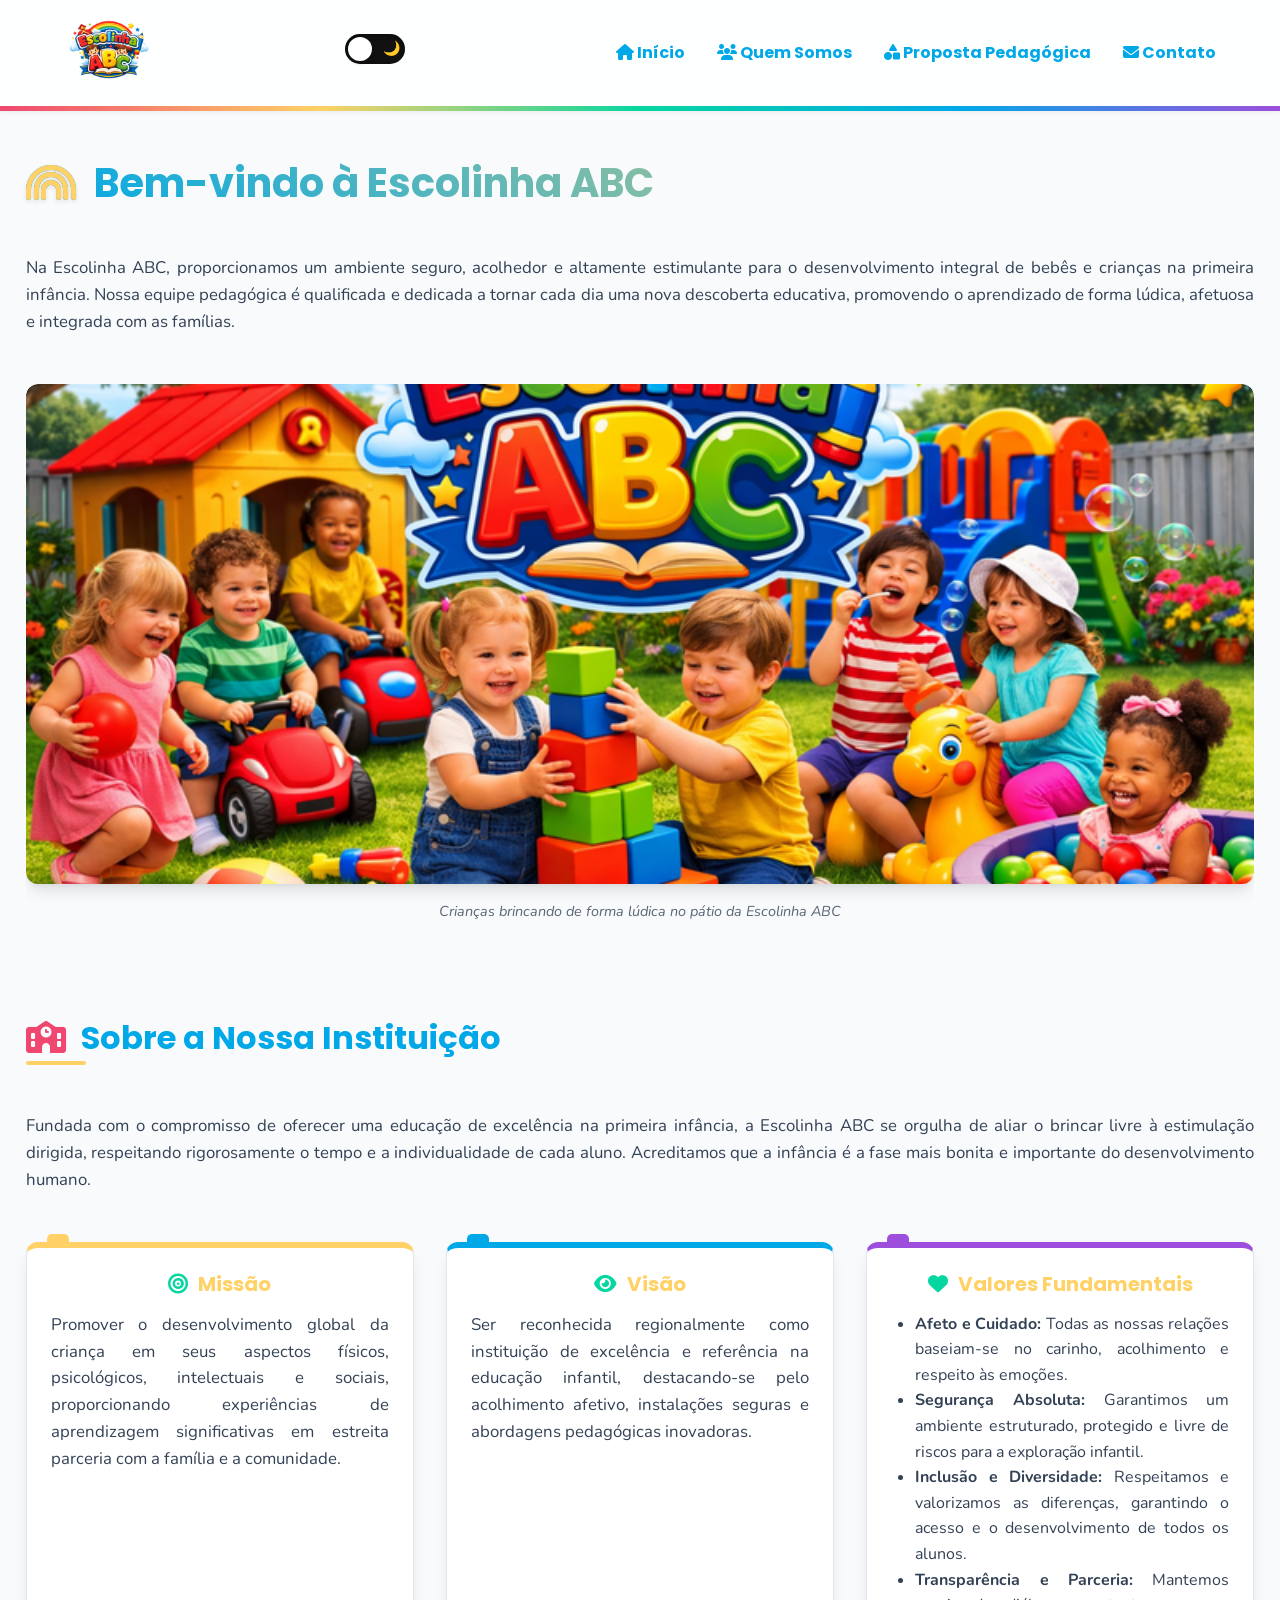
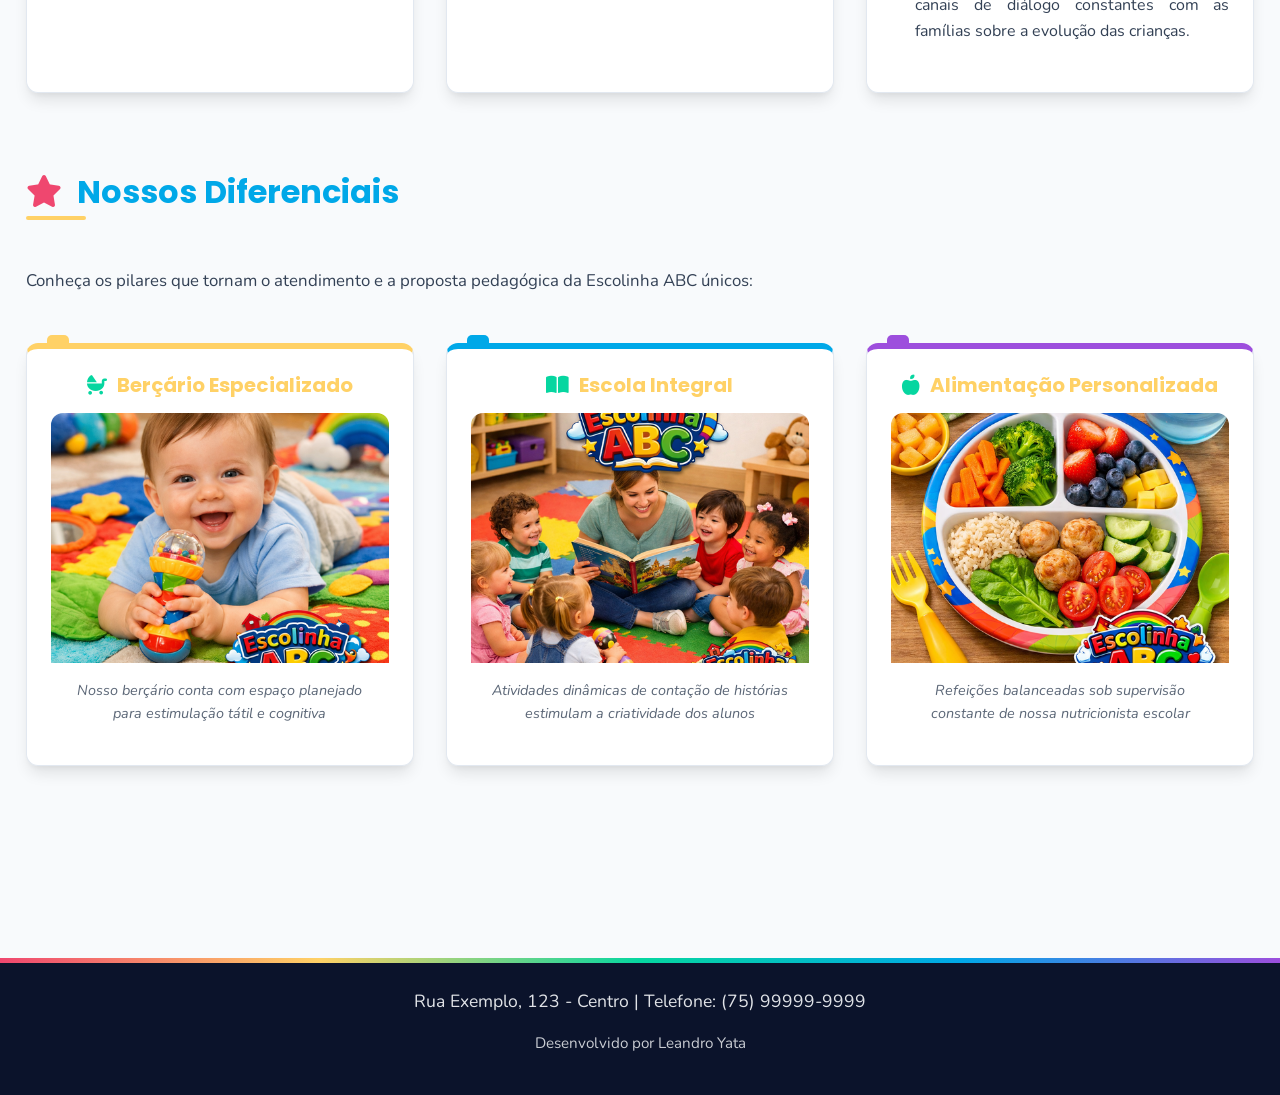
<file: index.html>
<!DOCTYPE html>
<html lang="pt-br">
<head>
    <meta charset="UTF-8">
    <meta name="viewport" content="width=device-width, initial-scale=1.0">
    <title>Escolinha ABC - Início</title>
    <link rel="preconnect" href="https://fonts.googleapis.com">
    <link rel="preconnect" href="https://fonts.gstatic.com" crossorigin>
    <link href="https://fonts.googleapis.com/css2?family=Nunito:wght@400;600;700;800&family=Poppins:wght@500;600;700;800&display=swap" rel="stylesheet">
    <link rel="stylesheet" href="https://cdnjs.cloudflare.com/ajax/libs/font-awesome/6.4.0/css/all.min.css">
    <link rel="stylesheet" href="css/style.css">
</head>
<body>

    <header>
        <!-- Checkbox para o menu hambúrguer -->
        <input type="checkbox" id="menu-toggle" class="menu-toggle">
        <label for="menu-toggle" class="hamburger">
            <span></span>
            <span></span>
            <span></span>
        </label>
        <a href="index.html" class="logo-link">
            <img src="images/logo.png" alt="Logotipo da Escolinha ABC" width="200" height="200">
        </a>
        
        <!-- Dark Mode Toggle -->
        <div class="theme-switch-wrapper">
            <input type="checkbox" id="dark-mode-toggle" class="dark-mode-input">
            <label for="dark-mode-toggle" class="dark-mode-label" title="Alternar Tema">
                <span class="sun">☀️</span>
                <span class="moon">🌙</span>
                <span class="toggle-ball"></span>
            </label>
        </div>
        <nav>
            <ul>
                <li><a href="index.html"><i class="fa-solid fa-house"></i> Início</a></li>
                <li><a href="sobre.html"><i class="fa-solid fa-users"></i> Quem Somos</a></li>
                <li><a href="cursos.html"><i class="fa-solid fa-shapes"></i> Proposta Pedagógica</a></li>
                <li><a href="contato.html"><i class="fa-solid fa-envelope"></i> Contato</a></li>
            </ul>
        </nav>
    </header>

    <main>
        <!-- Seção Hero: Apresentação da instituição e imagem principal -->
        <section>
            <h1><i class="fa-solid fa-rainbow"></i> Bem-vindo à Escolinha ABC</h1>
            <p>Na Escolinha ABC, proporcionamos um ambiente seguro, acolhedor e altamente estimulante para o desenvolvimento integral de bebês e crianças na primeira infância. Nossa equipe pedagógica é qualificada e dedicada a tornar cada dia uma nova descoberta educativa, promovendo o aprendizado de forma lúdica, afetuosa e integrada com as famílias.</p>
            <figure>
                <img src="images/hero.png" alt="Crianças em idade de creche brincando em um pátio colorido" width="1200" height="400">
                <figcaption>Crianças brincando de forma lúdica no pátio da Escolinha ABC</figcaption>
            </figure>
        </section>

        <!-- Seção Institucional: Sobre, Missão, Visão e Valores (Exigência Obrigatória) -->
        <section>
            <h2><i class="fa-solid fa-school"></i> Sobre a Nossa Instituição</h2>
            <p>Fundada com o compromisso de oferecer uma educação de excelência na primeira infância, a Escolinha ABC se orgulha de aliar o brincar livre à estimulação dirigida, respeitando rigorosamente o tempo e a individualidade de cada aluno. Acreditamos que a infância é a fase mais bonita e importante do desenvolvimento humano.</p>
            
            <article>
                <h3><i class="fa-solid fa-bullseye"></i> Missão</h3>
                <p>Promover o desenvolvimento global da criança em seus aspectos físicos, psicológicos, intelectuais e sociais, proporcionando experiências de aprendizagem significativas em estreita parceria com a família e a comunidade.</p>
            </article>

            <article>
                <h3><i class="fa-solid fa-eye"></i> Visão</h3>
                <p>Ser reconhecida regionalmente como instituição de excelência e referência na educação infantil, destacando-se pelo acolhimento afetivo, instalações seguras e abordagens pedagógicas inovadoras.</p>
            </article>

            <article>
                <h3><i class="fa-solid fa-heart"></i> Valores Fundamentais</h3>
                <ul>
                    <li><strong>Afeto e Cuidado:</strong> Todas as nossas relações baseiam-se no carinho, acolhimento e respeito às emoções.</li>
                    <li><strong>Segurança Absoluta:</strong> Garantimos um ambiente estruturado, protegido e livre de riscos para a exploração infantil.</li>
                    <li><strong>Inclusão e Diversidade:</strong> Respeitamos e valorizamos as diferenças, garantindo o acesso e o desenvolvimento de todos os alunos.</li>
                    <li><strong>Transparência e Parceria:</strong> Mantemos canais de diálogo constantes com as famílias sobre a evolução das crianças.</li>
                </ul>
            </article>
        </section>

        <!-- Seção de Diferenciais/Destaques de Programas -->
        <section>
            <h2><i class="fa-solid fa-star"></i> Nossos Diferenciais</h2>
            <p>Conheça os pilares que tornam o atendimento e a proposta pedagógica da Escolinha ABC únicos:</p>

            <article>
                <h3><i class="fa-solid fa-baby-carriage"></i> Berçário Especializado</h3>
                <figure>
                    <img src="images/destaque-1.png" alt="Bebê sorridente brincando sobre um tapete sensorial macio" width="300" height="300">
                    <figcaption>Nosso berçário conta com espaço planejado para estimulação tátil e cognitiva</figcaption>
                </figure>
            </article>

            <article>
                <h3><i class="fa-solid fa-book-open"></i> Escola Integral</h3>
                <figure>
                    <img src="images/destaque-2.png" alt="Crianças sentadas em círculo ouvindo atentamente uma história contada pela professora" width="300" height="300">
                    <figcaption>Atividades dinâmicas de contação de histórias estimulam a criatividade dos alunos</figcaption>
                </figure>
            </article>

            <article>
                <h3><i class="fa-solid fa-apple-whole"></i> Alimentação Personalizada</h3>
                <figure>
                    <img src="images/destaque-3.png" alt="Prato colorido de alimentação saudável infantil preparado com legumes e frutas" width="300" height="300">
                    <figcaption>Refeições balanceadas sob supervisão constante de nossa nutricionista escolar</figcaption>
                </figure>
            </article>
        </section>
    </main>

    <footer>
        <address>Rua Exemplo, 123 - Centro | Telefone: (75) 99999-9999</address>

        <p>Desenvolvido por Leandro Yata</p>
    </footer>

</body>
</html>
</file>
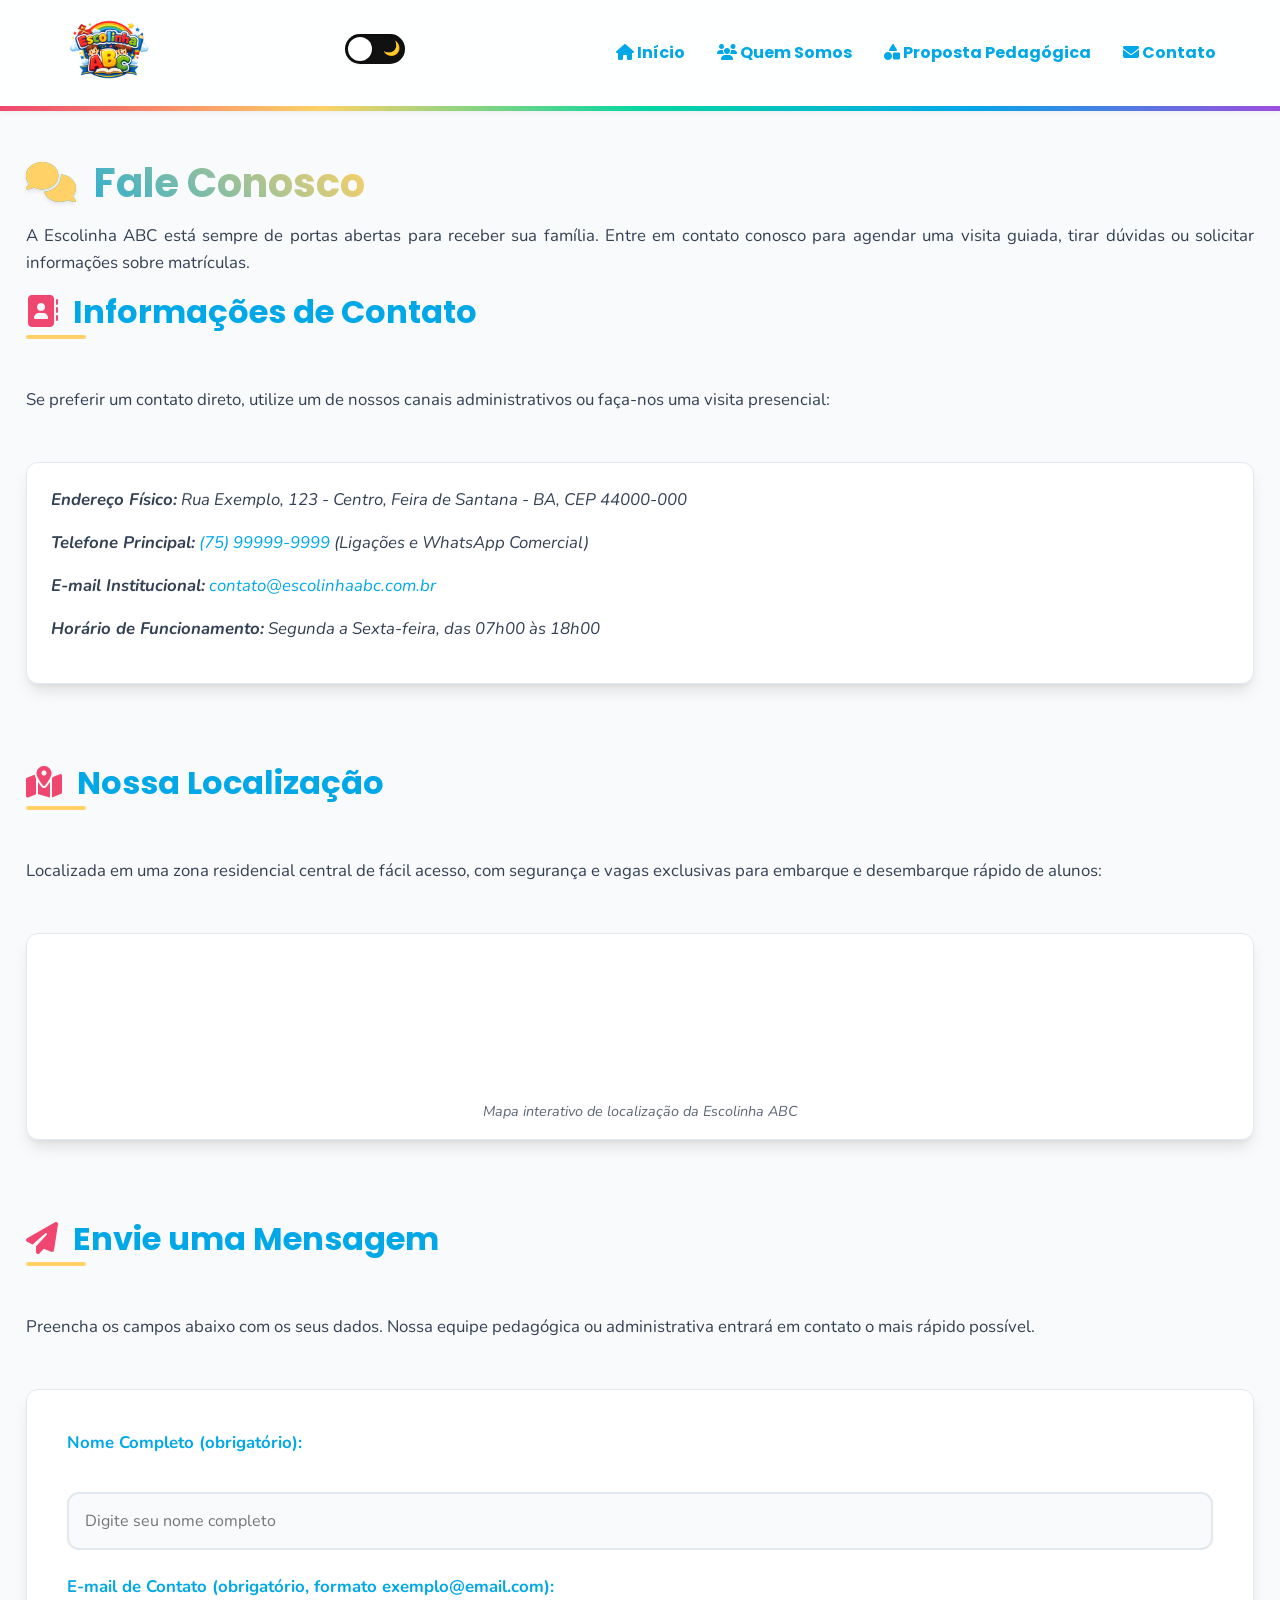
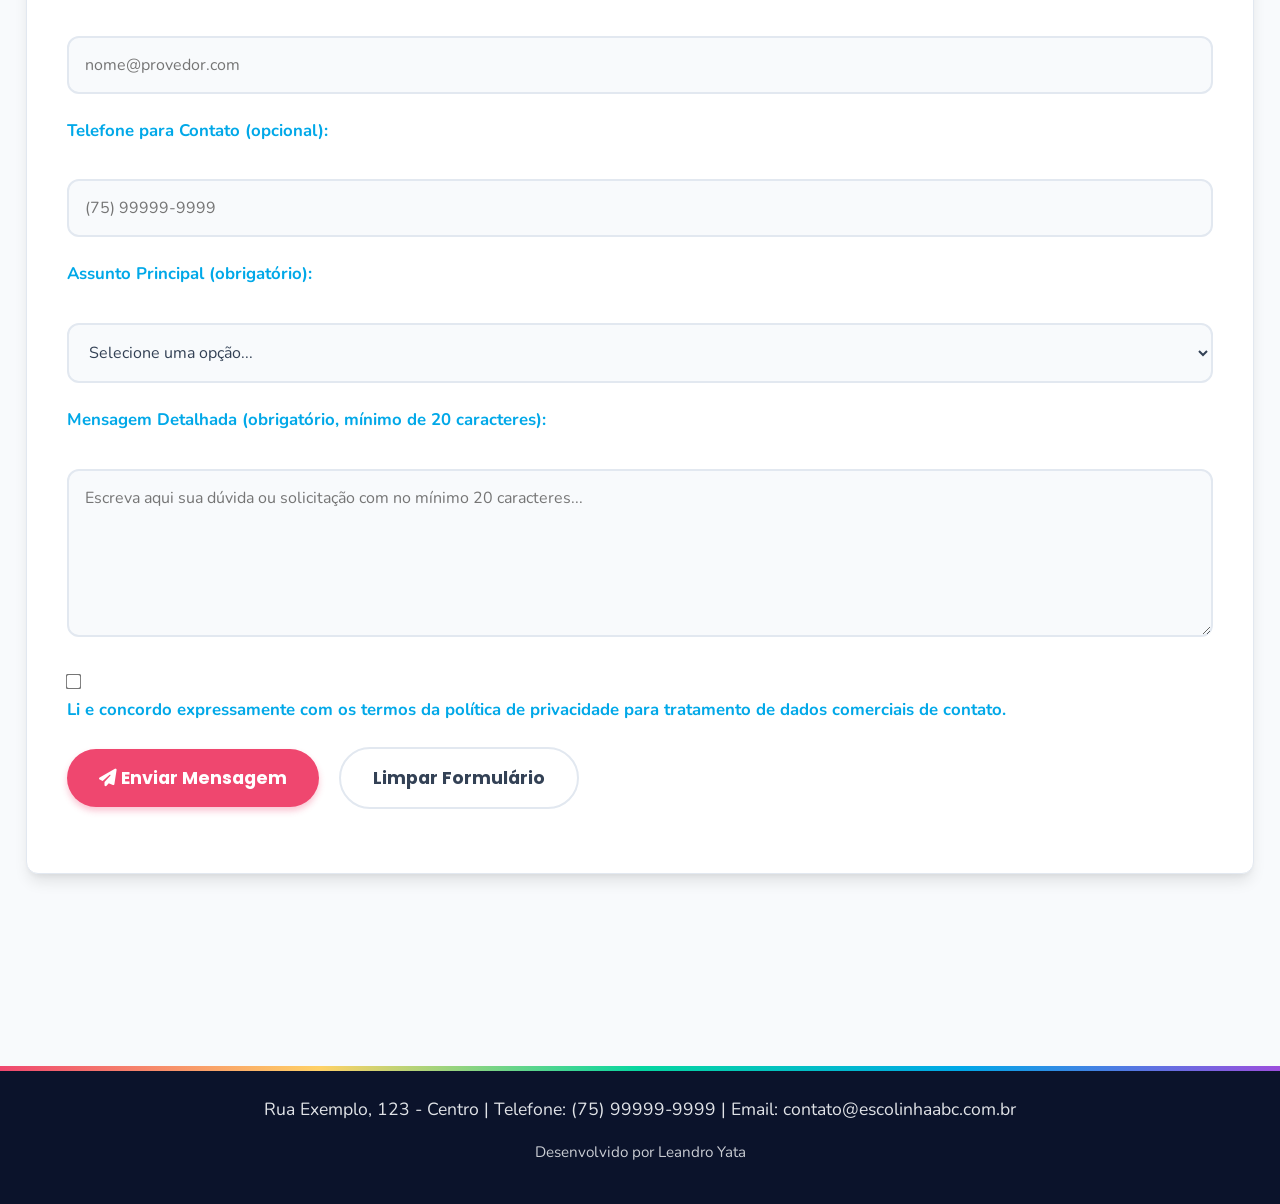
<file: contato.html>
<!DOCTYPE html>
<html lang="pt-br">

<head>
    <meta charset="UTF-8">
    <meta name="viewport" content="width=device-width, initial-scale=1.0">
    <title>Escolinha ABC - Contato</title>
    <link rel="preconnect" href="https://fonts.googleapis.com">
    <link rel="preconnect" href="https://fonts.gstatic.com" crossorigin>
    <link href="https://fonts.googleapis.com/css2?family=Nunito:wght@400;600;700;800&family=Poppins:wght@500;600;700;800&display=swap" rel="stylesheet">
    <link rel="stylesheet" href="https://cdnjs.cloudflare.com/ajax/libs/font-awesome/6.4.0/css/all.min.css">
    <link rel="stylesheet" href="css/style.css">
</head>

<body>
    <header>
        <!-- Checkbox para o menu hambúrguer -->
        <input type="checkbox" id="menu-toggle" class="menu-toggle">
        <label for="menu-toggle" class="hamburger">
            <span></span>
            <span></span>
            <span></span>
        </label>
        <!-- Logo em minúsculo para evitar caminhos quebrados em servidores case-sensitive -->
        <a href="index.html" class="logo-link">
            <img src="images/logo.png" alt="Logotipo da Escolinha ABC" width="200" height="200">
        </a>
        
        <!-- Dark Mode Toggle -->
        <div class="theme-switch-wrapper">
            <input type="checkbox" id="dark-mode-toggle" class="dark-mode-input">
            <label for="dark-mode-toggle" class="dark-mode-label" title="Alternar Tema">
                <span class="sun">☀️</span>
                <span class="moon">🌙</span>
                <span class="toggle-ball"></span>
            </label>
        </div>
        <nav>
            <ul>
                <li><a href="index.html"><i class="fa-solid fa-house"></i> Início</a></li>
                <li><a href="sobre.html"><i class="fa-solid fa-users"></i> Quem Somos</a></li>
                <li><a href="cursos.html"><i class="fa-solid fa-shapes"></i> Proposta Pedagógica</a></li>
                <li><a href="contato.html"><i class="fa-solid fa-envelope"></i> Contato</a></li>
            </ul>
        </nav>
    </header>

    <main>
        <h1><i class="fa-solid fa-comments"></i> Fale Conosco</h1>
        <p>A Escolinha ABC está sempre de portas abertas para receber sua família. Entre em contato conosco para agendar
            uma visita guiada, tirar dúvidas ou solicitar informações sobre matrículas.</p>

        <!-- Seção: Informações de Endereço e Telefone (Exigência Obrigatória) -->
        <section>
            <h2><i class="fa-solid fa-address-book"></i> Informações de Contato</h2>
            <p>Se preferir um contato direto, utilize um de nossos canais administrativos ou faça-nos uma visita
                presencial:</p>

            <address>
                <p><strong>Endereço Físico:</strong> Rua Exemplo, 123 - Centro, Feira de Santana - BA, CEP 44000-000</p>
                <p><strong>Telefone Principal:</strong> <a href="tel:+5575999999999"
                        title="Clique para ligar para a escola">(75) 99999-9999</a> (Ligações e WhatsApp Comercial)</p>
                <p><strong>E-mail Institucional:</strong> <a href="mailto:contato@escolinhaabc.com.br"
                        title="Clique para enviar um e-mail para a escola">contato@escolinhaabc.com.br</a></p>
                <p><strong>Horário de Funcionamento:</strong> Segunda a Sexta-feira, das 07h00 às 18h00</p>
            </address>
        </section>

        <!-- Seção: Mapa de Localização (Exigência Obrigatória) -->
        <section>
            <h2><i class="fa-solid fa-map-location-dot"></i> Nossa Localização</h2>
            <p>Localizada em uma zona residencial central de fácil acesso, com segurança e vagas exclusivas para
                embarque e desembarque rápido de alunos:</p>

            <figure>
                <!-- Iframe do Google Maps configurado de forma totalmente acessível com título descritivo -->
                <iframe
                    src="https://www.google.com/maps/embed?pb=!1m18!1m12!1m3!1d3899.0432573215286!2d-38.96696412494576!3d-12.245277787994685!2m3!1f0!2f0!3f0!3m2!1i1024!2i768!4f13.1!3m3!1m2!1s0x71439db79a32c25%3A0xc3cf3388a1e8093d!2sFeira%20de%20Santana%20-%20BA!5e0!3m2!1spt-BR!2sbr!4v1717094400000!5m2!1spt-BR!2sbr"
                    width="600" height="450" style="border:0;" allowfullscreen="" loading="lazy"
                    referrerpolicy="no-referrer-when-downgrade"
                    title="Mapa interativo mostrando a localização exata da Escolinha ABC"></iframe>
                <figcaption>Mapa interativo de localização da Escolinha ABC</figcaption>
            </figure>
        </section>

        <!-- Seção: Formulário de Contato Completo (Exigência Obrigatória) -->
        <section>
            <h2><i class="fa-solid fa-paper-plane"></i> Envie uma Mensagem</h2>
            <p>Preencha os campos abaixo com os seus dados. Nossa equipe pedagógica ou administrativa entrará em contato
                o mais rápido possível.</p>

            <form action="#" method="post">
                <p>
                    <label for="nome">Nome Completo (obrigatório):</label><br>
                    <input type="text" id="nome" name="nome" placeholder="Digite seu nome completo" required>
                </p>

                <p>
                    <label for="email">E-mail de Contato (obrigatório, formato exemplo@email.com):</label><br>
                    <input type="email" id="email" name="email" placeholder="nome@provedor.com" required>
                </p>

                <p>
                    <label for="telefone">Telefone para Contato (opcional):</label><br>
                    <input type="tel" id="telefone" name="telefone" placeholder="(75) 99999-9999">
                </p>

                <p>
                    <label for="assunto">Assunto Principal (obrigatório):</label><br>
                    <select id="assunto" name="assunto" required>
                        <option value="" disabled selected>Selecione uma opção...</option>
                        <option value="matricula">Processo de Matrícula</option>
                        <option value="duvidas">Dúvidas Gerais</option>
                        <option value="sugestoes">Sugestões e Críticas</option>
                        <option value="reuniao">Agendar Reunião de Visita</option>
                        <option value="recursos">Dúvidas sobre Proposta Pedagógica</option>
                        <option value="outros">Outros Assuntos</option>
                    </select>
                </p>

                <p>
                    <label for="mensagem">Mensagem Detalhada (obrigatório, mínimo de 20 caracteres):</label><br>
                    <textarea id="mensagem" name="mensagem"
                        placeholder="Escreva aqui sua dúvida ou solicitação com no mínimo 20 caracteres..." required
                        minlength="20" rows="6" cols="45"></textarea>
                </p>

                <p>
                    <input type="checkbox" id="privacidade" name="privacidade" required>
                    <label for="privacidade">Li e concordo expressamente com os termos da política de privacidade para
                        tratamento de dados comerciais de contato.</label>
                </p>

                <p>
                    <button type="submit"><i class="fa-solid fa-paper-plane"></i> Enviar Mensagem</button>
                    <button type="reset">Limpar Formulário</button>
                </p>
            </form>
        </section>
    </main>

    <footer>
        <address>Rua Exemplo, 123 - Centro | Telefone: (75) 99999-9999 | Email: contato@escolinhaabc.com.br</address>

        <p>Desenvolvido por Leandro Yata</p>
    </footer>
</body>

</html>
</file>
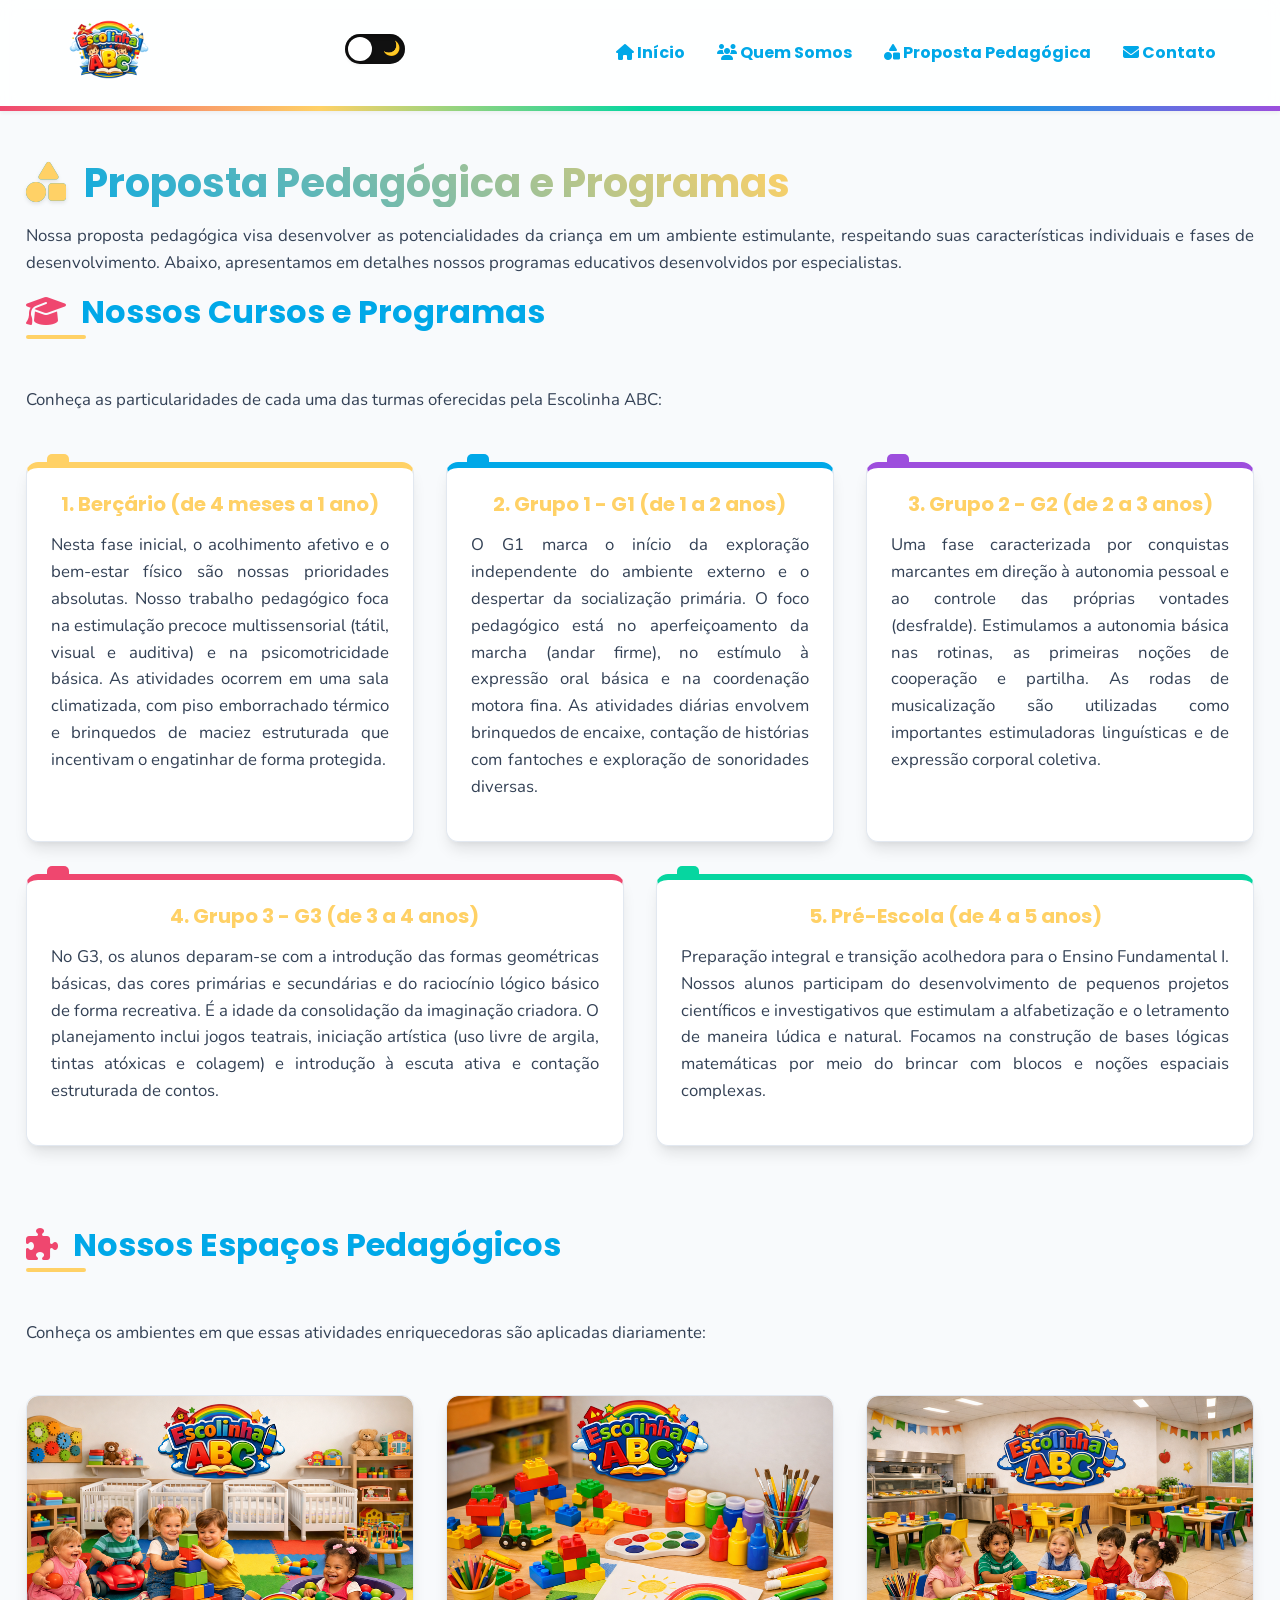
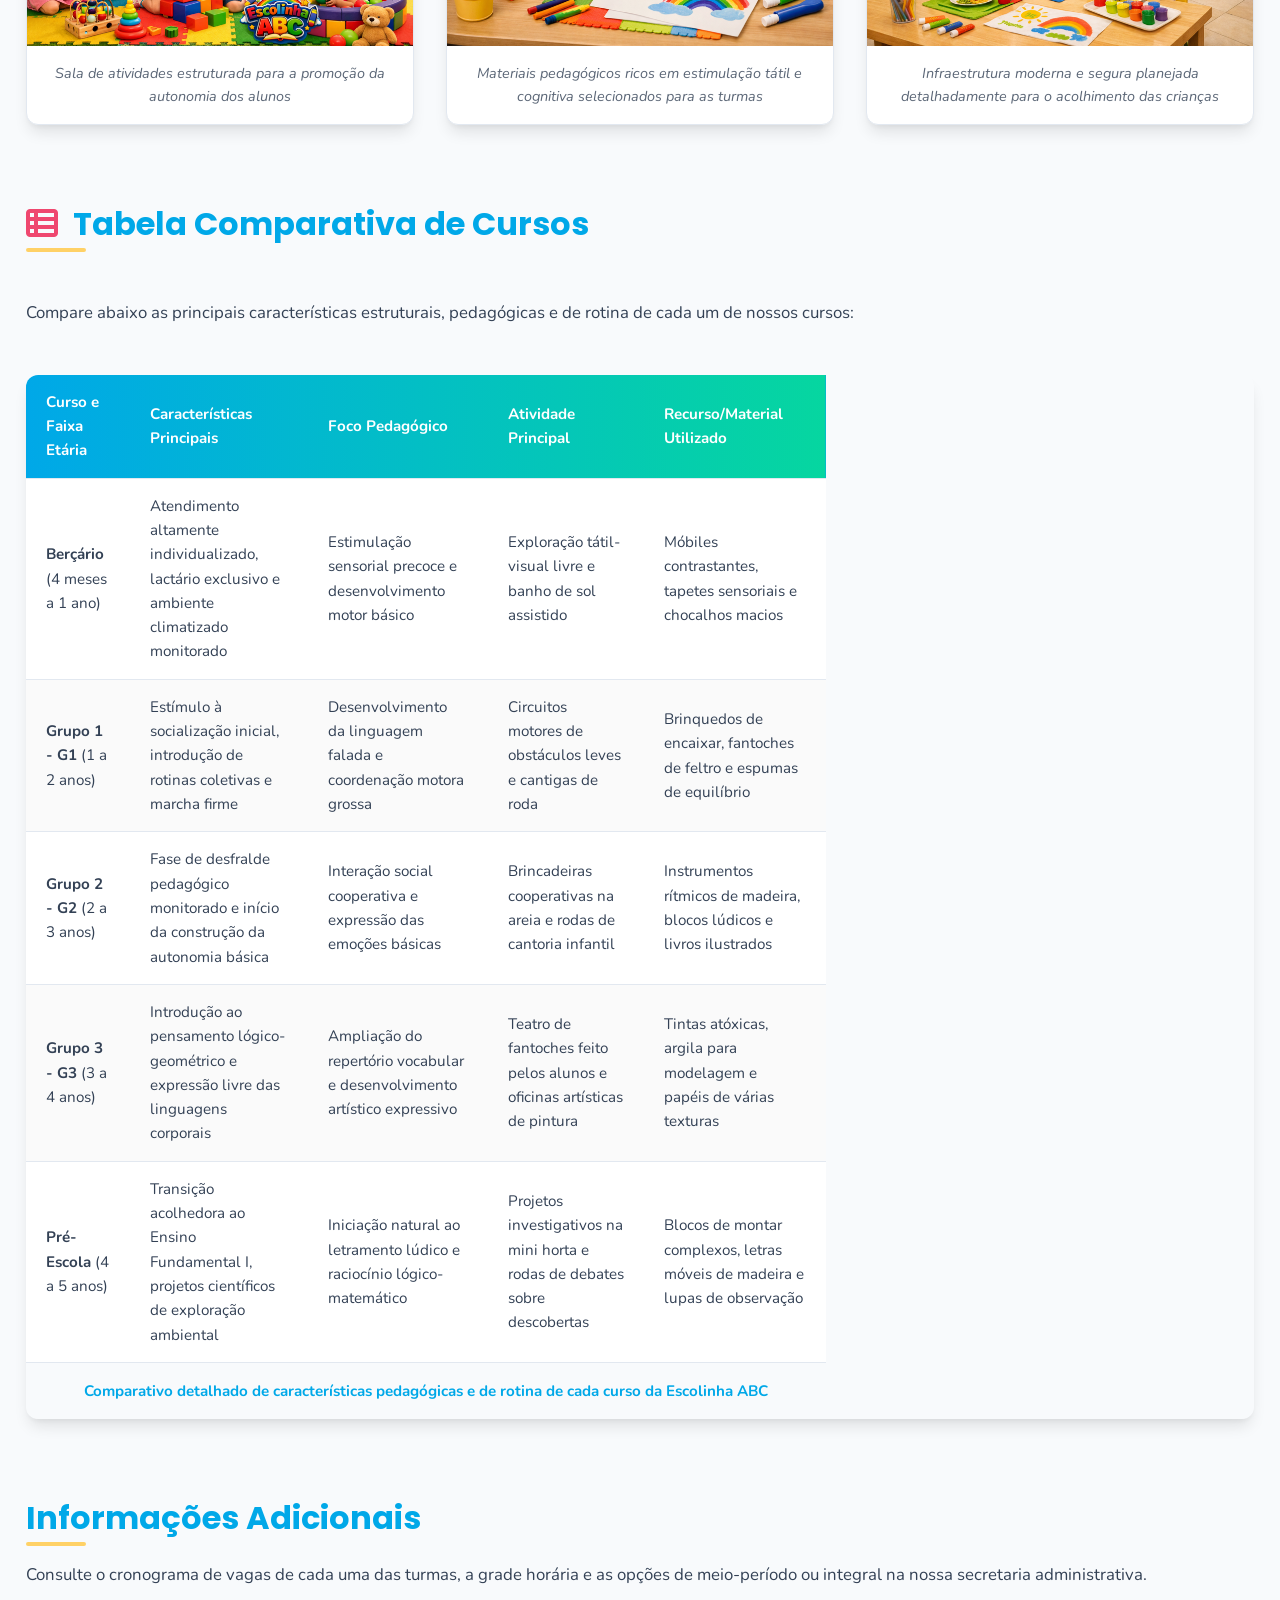
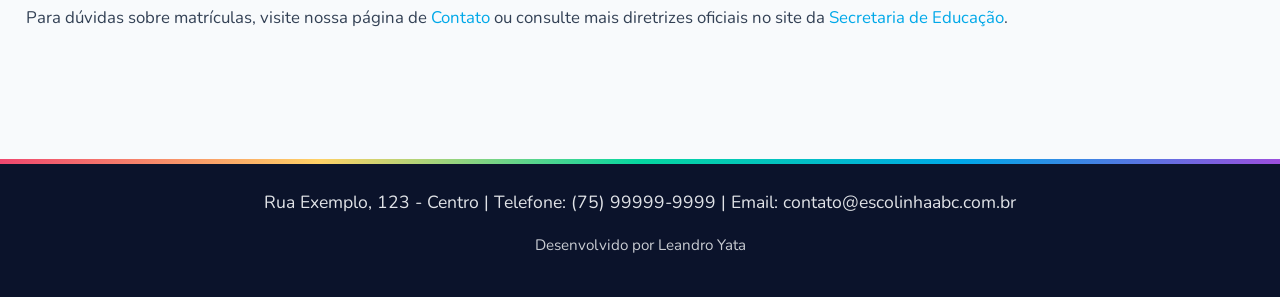
<file: cursos.html>
<!DOCTYPE html>
<html lang="pt-br">

<head>
    <meta charset="UTF-8">
    <meta name="viewport" content="width=device-width, initial-scale=1.0">
    <title>Escolinha ABC - Proposta Pedagógica</title>
    <link rel="preconnect" href="https://fonts.googleapis.com">
    <link rel="preconnect" href="https://fonts.gstatic.com" crossorigin>
    <link href="https://fonts.googleapis.com/css2?family=Nunito:wght@400;600;700;800&family=Poppins:wght@500;600;700;800&display=swap" rel="stylesheet">
    <link rel="stylesheet" href="https://cdnjs.cloudflare.com/ajax/libs/font-awesome/6.4.0/css/all.min.css">
    <link rel="stylesheet" href="css/style.css">
</head>

<body>
    <header>
        <!-- Checkbox para o menu hambúrguer -->
        <input type="checkbox" id="menu-toggle" class="menu-toggle">
        <label for="menu-toggle" class="hamburger">
            <span></span>
            <span></span>
            <span></span>
        </label>
        <!-- Logo em minúsculo para evitar caminhos quebrados em servidores case-sensitive -->
        <a href="index.html" class="logo-link">
            <img src="images/logo.png" alt="Logotipo da Escolinha ABC" width="200" height="200">
        </a>
        
        <!-- Dark Mode Toggle -->
        <div class="theme-switch-wrapper">
            <input type="checkbox" id="dark-mode-toggle" class="dark-mode-input">
            <label for="dark-mode-toggle" class="dark-mode-label" title="Alternar Tema">
                <span class="sun">☀️</span>
                <span class="moon">🌙</span>
                <span class="toggle-ball"></span>
            </label>
        </div>
        <nav>
            <ul>
                <li><a href="index.html"><i class="fa-solid fa-house"></i> Início</a></li>
                <li><a href="sobre.html"><i class="fa-solid fa-users"></i> Quem Somos</a></li>
                <li><a href="cursos.html"><i class="fa-solid fa-shapes"></i> Proposta Pedagógica</a></li>
                <li><a href="contato.html"><i class="fa-solid fa-envelope"></i> Contato</a></li>
            </ul>
        </nav>
    </header>

    <main>
        <h1><i class="fa-solid fa-shapes"></i> Proposta Pedagógica e Programas</h1>
        <p>Nossa proposta pedagógica visa desenvolver as potencialidades da criança em um ambiente estimulante,
            respeitando suas características individuais e fases de desenvolvimento. Abaixo, apresentamos em detalhes
            nossos programas educativos desenvolvidos por especialistas.</p>

        <!-- Seção 1: Lista e Descrição dos 5 Cursos/Programas (Exigência Obrigatória) -->
        <section>
            <h2><i class="fa-solid fa-graduation-cap"></i> Nossos Cursos e Programas</h2>
            <p>Conheça as particularidades de cada uma das turmas oferecidas pela Escolinha ABC:</p>

            <article>
                <h3>1. Berçário (de 4 meses a 1 ano)</h3>
                <p>Nesta fase inicial, o acolhimento afetivo e o bem-estar físico são nossas prioridades absolutas.
                    Nosso trabalho pedagógico foca na estimulação precoce multissensorial (tátil, visual e auditiva) e
                    na psicomotricidade básica. As atividades ocorrem em uma sala climatizada, com piso emborrachado
                    térmico e brinquedos de maciez estruturada que incentivam o engatinhar de forma protegida.</p>
            </article>

            <article>
                <h3>2. Grupo 1 - G1 (de 1 a 2 anos)</h3>
                <p>O G1 marca o início da exploração independente do ambiente externo e o despertar da socialização
                    primária. O foco pedagógico está no aperfeiçoamento da marcha (andar firme), no estímulo à expressão
                    oral básica e na coordenação motora fina. As atividades diárias envolvem brinquedos de encaixe,
                    contação de histórias com fantoches e exploração de sonoridades diversas.</p>
            </article>

            <article>
                <h3>3. Grupo 2 - G2 (de 2 a 3 anos)</h3>
                <p>Uma fase caracterizada por conquistas marcantes em direção à autonomia pessoal e ao controle das
                    próprias vontades (desfralde). Estimulamos a autonomia básica nas rotinas, as primeiras noções de
                    cooperação e partilha. As rodas de musicalização são utilizadas como importantes estimuladoras
                    linguísticas e de expressão corporal coletiva.</p>
            </article>

            <article>
                <h3>4. Grupo 3 - G3 (de 3 a 4 anos)</h3>
                <p>No G3, os alunos deparam-se com a introdução das formas geométricas básicas, das cores primárias e
                    secundárias e do raciocínio lógico básico de forma recreativa. É a idade da consolidação da
                    imaginação criadora. O planejamento inclui jogos teatrais, iniciação artística (uso livre de argila,
                    tintas atóxicas e colagem) e introdução à escuta ativa e contação estruturada de contos.</p>
            </article>

            <article>
                <h3>5. Pré-Escola (de 4 a 5 anos)</h3>
                <p>Preparação integral e transição acolhedora para o Ensino Fundamental I. Nossos alunos participam do
                    desenvolvimento de pequenos projetos científicos e investigativos que estimulam a alfabetização e o
                    letramento de maneira lúdica e natural. Focamos na construção de bases lógicas matemáticas por meio
                    do brincar com blocos e noções espaciais complexas.</p>
            </article>
        </section>

        <!-- Seção 2: Recursos Visuais / Infraestrutura da Proposta Pedagógica -->
        <section>
            <h2><i class="fa-solid fa-puzzle-piece"></i> Nossos Espaços Pedagógicos</h2>
            <p>Conheça os ambientes em que essas atividades enriquecedoras são aplicadas diariamente:</p>

            <figure>
                <img src="images/ambiente-2.png"
                    alt="Sala de aula infantil com prateleiras baixas repletas de brinquedos de montar organizados e mesas de madeira redondas"
                    width="600" height="400">
                <figcaption>Sala de atividades estruturada para a promoção da autonomia dos alunos</figcaption>
            </figure>
            <figure>
                <img src="images/recurso-pedagogico.png"
                    alt="Blocos de montar coloridos de madeira e jogos educativos dispostos ordenadamente sobre uma mesa infantil"
                    width="600" height="400">
                <figcaption>Materiais pedagógicos ricos em estimulação tátil e cognitiva selecionados para as turmas
                </figcaption>
            </figure>
            <figure>
                <img src="images/infraestrutura.png"
                    alt="Instalações modernas, seguras e coloridas da Escolinha ABC adaptadas para crianças pequenas"
                    width="600" height="400">
                <figcaption>Infraestrutura moderna e segura planejada detalhadamente para o acolhimento das crianças
                </figcaption>
            </figure>
        </section>

        <!-- Seção 3: Tabela Comparativa de Características dos Cursos (Exigência Obrigatória) -->
        <section>
            <h2><i class="fa-solid fa-table-list"></i> Tabela Comparativa de Cursos</h2>
            <p>Compare abaixo as principais características estruturais, pedagógicas e de rotina de cada um de nossos
                cursos:</p>

            <div class="table-responsive">
            <table class="styled-table">

                <caption>Comparativo detalhado de características pedagógicas e de rotina de cada curso da Escolinha ABC
                </caption>
                <thead>
                    <tr>
                        <th scope="col">Curso e Faixa Etária</th>
                        <th scope="col">Características Principais</th>
                        <th scope="col">Foco Pedagógico</th>
                        <th scope="col">Atividade Principal</th>
                        <th scope="col">Recurso/Material Utilizado</th>
                    </tr>
                </thead>
                <tbody>
                    <tr>
                        <td><strong>Berçário</strong> (4 meses a 1 ano)</td>
                        <td>Atendimento altamente individualizado, lactário exclusivo e ambiente climatizado monitorado
                        </td>
                        <td>Estimulação sensorial precoce e desenvolvimento motor básico</td>
                        <td>Exploração tátil-visual livre e banho de sol assistido</td>
                        <td>Móbiles contrastantes, tapetes sensoriais e chocalhos macios</td>
                    </tr>
                    <tr>
                        <td><strong>Grupo 1 - G1</strong> (1 a 2 anos)</td>
                        <td>Estímulo à socialização inicial, introdução de rotinas coletivas e marcha firme</td>
                        <td>Desenvolvimento da linguagem falada e coordenação motora grossa</td>
                        <td>Circuitos motores de obstáculos leves e cantigas de roda</td>
                        <td>Brinquedos de encaixar, fantoches de feltro e espumas de equilíbrio</td>
                    </tr>
                    <tr>
                        <td><strong>Grupo 2 - G2</strong> (2 a 3 anos)</td>
                        <td>Fase de desfralde pedagógico monitorado e início da construção da autonomia básica</td>
                        <td>Interação social cooperativa e expressão das emoções básicas</td>
                        <td>Brincadeiras cooperativas na areia e rodas de cantoria infantil</td>
                        <td>Instrumentos rítmicos de madeira, blocos lúdicos e livros ilustrados</td>
                    </tr>
                    <tr>
                        <td><strong>Grupo 3 - G3</strong> (3 a 4 anos)</td>
                        <td>Introdução ao pensamento lógico-geométrico e expressão livre das linguagens corporais</td>
                        <td>Ampliação do repertório vocabular e desenvolvimento artístico expressivo</td>
                        <td>Teatro de fantoches feito pelos alunos e oficinas artísticas de pintura</td>
                        <td>Tintas atóxicas, argila para modelagem e papéis de várias texturas</td>
                    </tr>
                    <tr>
                        <td><strong>Pré-Escola</strong> (4 a 5 anos)</td>
                        <td>Transição acolhedora ao Ensino Fundamental I, projetos científicos de exploração ambiental
                        </td>
                        <td>Iniciação natural ao letramento lúdico e raciocínio lógico-matemático</td>
                        <td>Projetos investigativos na mini horta e rodas de debates sobre descobertas</td>
                        <td>Blocos de montar complexos, letras móveis de madeira e lupas de observação</td>
                    </tr>
                </tbody>
            </table>
        </div>
        </section>

        <!-- Informações Adicionais semânticas -->
        <aside>
            <h2>Informações Adicionais</h2>
            <p>Consulte o cronograma de vagas de cada uma das turmas, a grade horária e as opções de meio-período ou
                integral na nossa secretaria administrativa.</p>
            <p>Para dúvidas sobre matrículas, visite nossa página de <a href="contato.html">Contato</a> ou consulte mais
                diretrizes oficiais no site da <a href="https://www.example.com" target="_blank"
                    rel="noopener">Secretaria de Educação</a>.</p>
        </aside>
    </main>

    <footer>
        <address>Rua Exemplo, 123 - Centro | Telefone: (75) 99999-9999 | Email: contato@escolinhaabc.com.br</address>

        <p>Desenvolvido por Leandro Yata</p>
    </footer>
</body>

</html>
</file>
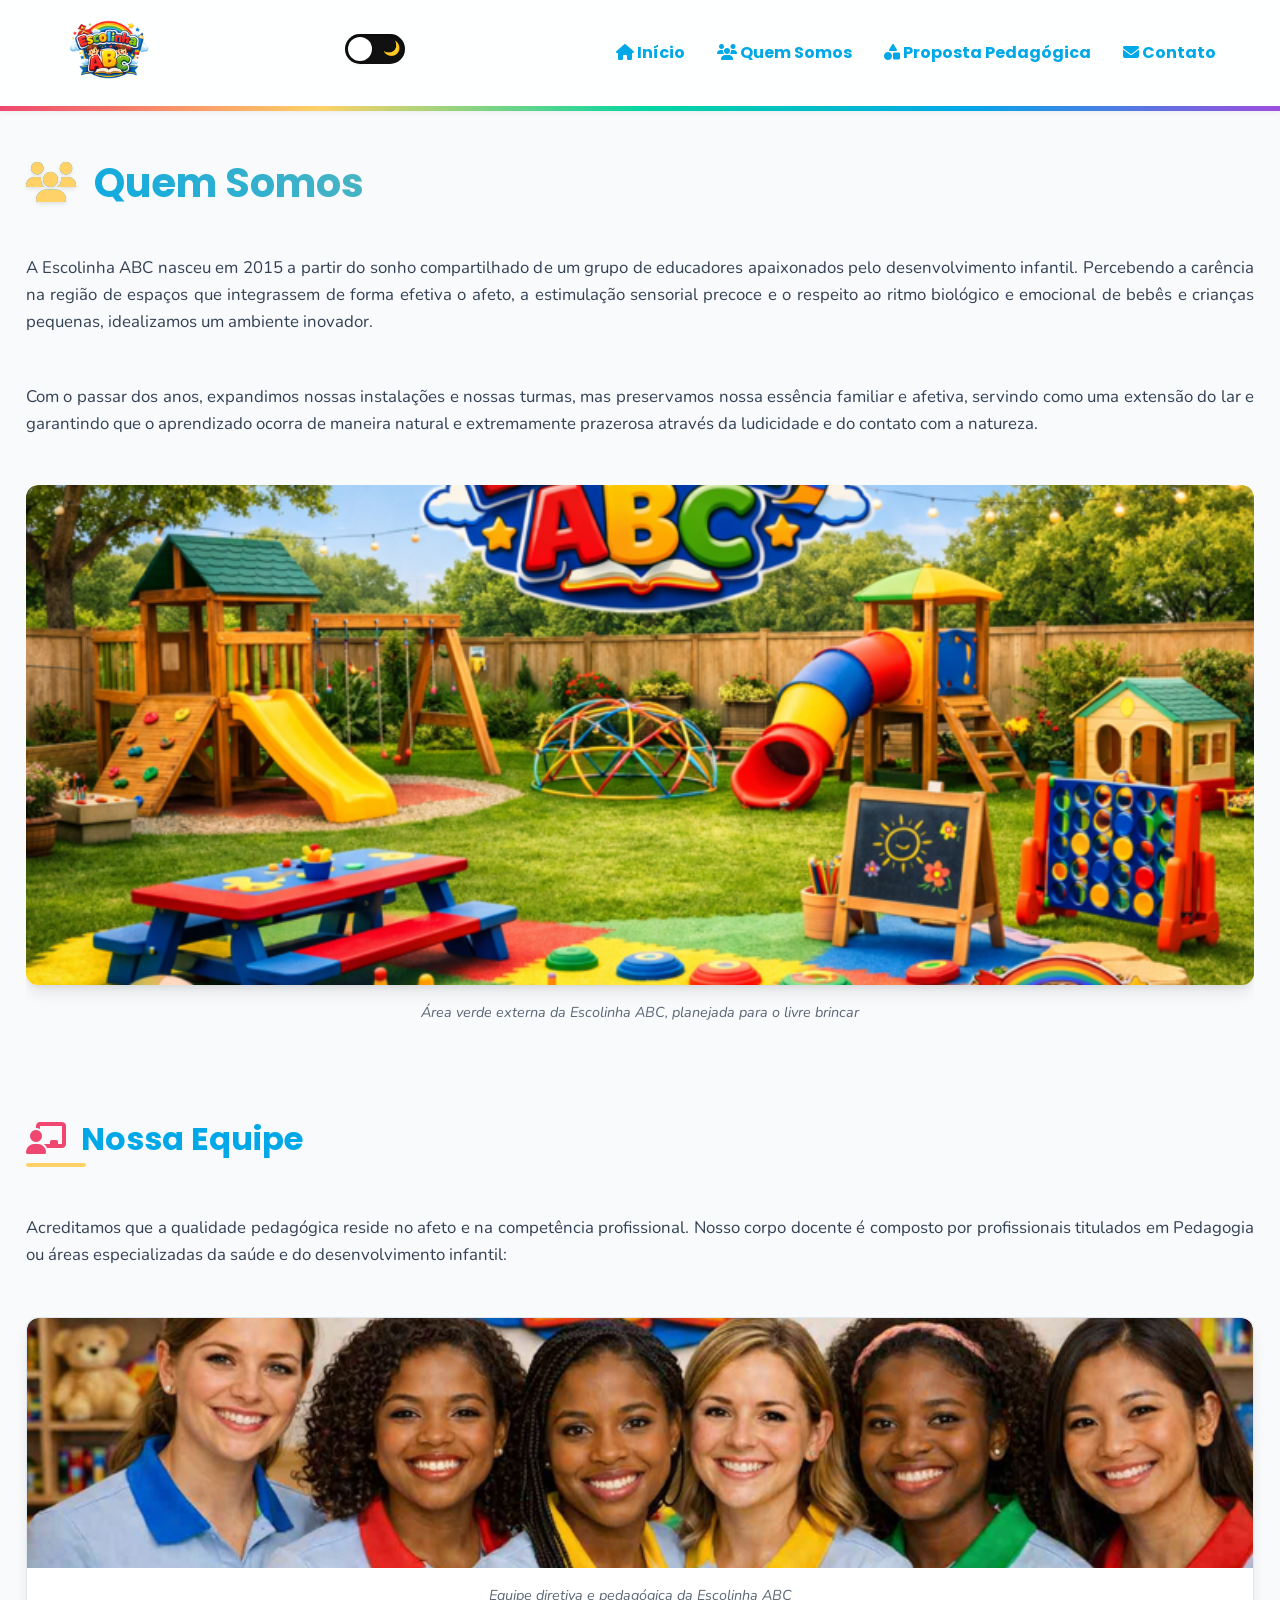
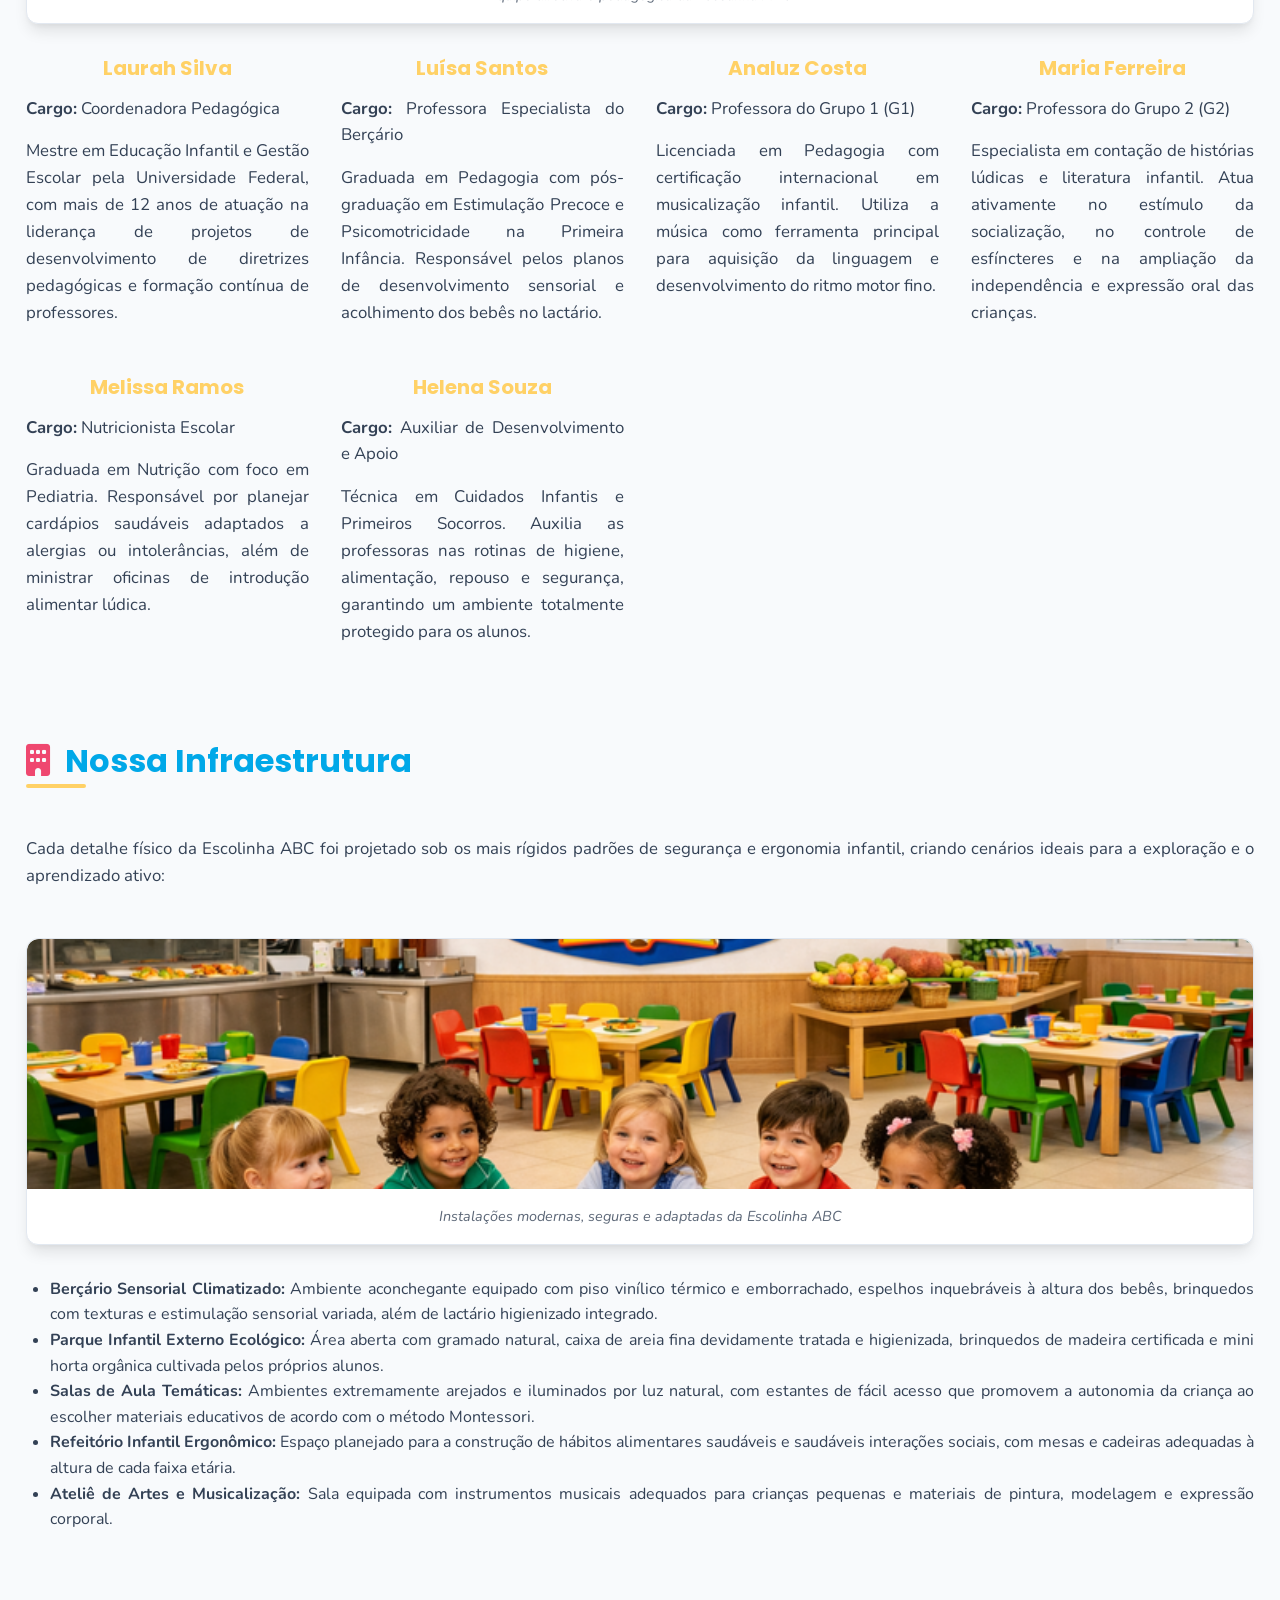
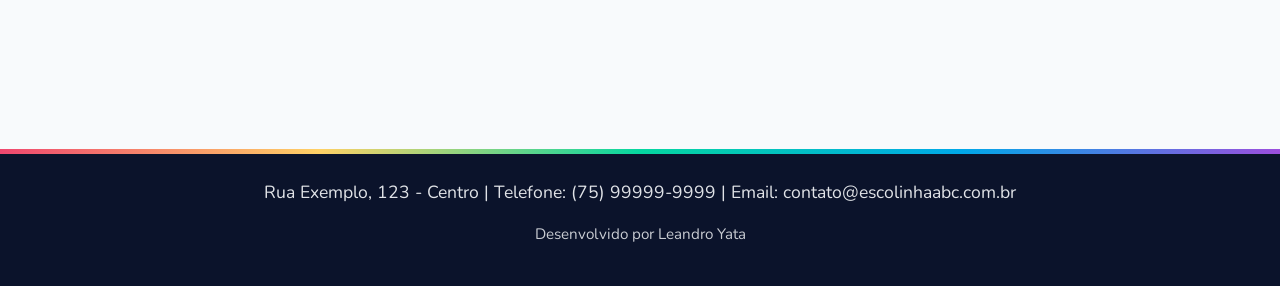
<file: sobre.html>
<!DOCTYPE html>
<html lang="pt-br">
<head>
    <meta charset="UTF-8">
    <meta name="viewport" content="width=device-width, initial-scale=1.0">
    <title>Escolinha ABC - Quem Somos</title>
    <link rel="preconnect" href="https://fonts.googleapis.com">
    <link rel="preconnect" href="https://fonts.gstatic.com" crossorigin>
    <link href="https://fonts.googleapis.com/css2?family=Nunito:wght@400;600;700;800&family=Poppins:wght@500;600;700;800&display=swap" rel="stylesheet">
    <link rel="stylesheet" href="https://cdnjs.cloudflare.com/ajax/libs/font-awesome/6.4.0/css/all.min.css">
    <link rel="stylesheet" href="css/style.css">
</head>
<body>
    <header>
        <!-- Checkbox para o menu hambúrguer -->
        <input type="checkbox" id="menu-toggle" class="menu-toggle">
        <label for="menu-toggle" class="hamburger">
            <span></span>
            <span></span>
            <span></span>
        </label>
        <!-- Logo em minúsculo para evitar caminhos quebrados em servidores case-sensitive -->
        <a href="index.html" class="logo-link">
            <img src="images/logo.png" alt="Logotipo da Escolinha ABC" width="200" height="200">
        </a>
        
        <!-- Dark Mode Toggle -->
        <div class="theme-switch-wrapper">
            <input type="checkbox" id="dark-mode-toggle" class="dark-mode-input">
            <label for="dark-mode-toggle" class="dark-mode-label" title="Alternar Tema">
                <span class="sun">☀️</span>
                <span class="moon">🌙</span>
                <span class="toggle-ball"></span>
            </label>
        </div>
        <nav>
            <ul>
                <li><a href="index.html"><i class="fa-solid fa-house"></i> Início</a></li>
                <li><a href="sobre.html"><i class="fa-solid fa-users"></i> Quem Somos</a></li>
                <li><a href="cursos.html"><i class="fa-solid fa-shapes"></i> Proposta Pedagógica</a></li>
                <li><a href="contato.html"><i class="fa-solid fa-envelope"></i> Contato</a></li>
            </ul>
        </nav>
    </header>

    <main>
        <!-- Seção 1: Nossa História (História da instituição) -->
        <section>
            <h1><i class="fa-solid fa-users"></i> Quem Somos</h1>
            <p>A Escolinha ABC nasceu em 2015 a partir do sonho compartilhado de um grupo de educadores apaixonados pelo desenvolvimento infantil. Percebendo a carência na região de espaços que integrassem de forma efetiva o afeto, a estimulação sensorial precoce e o respeito ao ritmo biológico e emocional de bebês e crianças pequenas, idealizamos um ambiente inovador.</p>
            <p>Com o passar dos anos, expandimos nossas instalações e nossas turmas, mas preservamos nossa essência familiar e afetiva, servindo como uma extensão do lar e garantindo que o aprendizado ocorra de maneira natural e extremamente prazerosa através da ludicidade e do contato com a natureza.</p>
            <figure>
                <img src="images/ambiente-1.png" alt="Área externa gramada da escola com parquinho colorido e árvores ao redor" width="600" height="400">
                <figcaption>Área verde externa da Escolinha ABC, planejada para o livre brincar</figcaption>
            </figure>
        </section>

        <!-- Seção 2: Equipe/Corpo Docente (Exigência Obrigatória: mínimo 6 membros com descrição) -->
        <section>
            <h2><i class="fa-solid fa-chalkboard-user"></i> Nossa Equipe</h2>
            <p>Acreditamos que a qualidade pedagógica reside no afeto e na competência profissional. Nosso corpo docente é composto por profissionais titulados em Pedagogia ou áreas especializadas da saúde e do desenvolvimento infantil:</p>
            
            <figure>
                <img src="images/equipe.png" alt="Profissionais da escola sorrindo reunidos na sala de reuniões pedagógicas" width="600" height="400">
                <figcaption>Equipe diretiva e pedagógica da Escolinha ABC</figcaption>
            </figure>
            
            <!-- Listagem estruturada da equipe com artigos semânticos -->
            <div>
                <article>
                    <h3>Laurah Silva</h3>
                    <p><strong>Cargo:</strong> Coordenadora Pedagógica</p>
                    <p>Mestre em Educação Infantil e Gestão Escolar pela Universidade Federal, com mais de 12 anos de atuação na liderança de projetos de desenvolvimento de diretrizes pedagógicas e formação contínua de professores.</p>
                </article>

                <article>
                    <h3>Luísa Santos</h3>
                    <p><strong>Cargo:</strong> Professora Especialista do Berçário</p>
                    <p>Graduada em Pedagogia com pós-graduação em Estimulação Precoce e Psicomotricidade na Primeira Infância. Responsável pelos planos de desenvolvimento sensorial e acolhimento dos bebês no lactário.</p>
                </article>

                <article>
                    <h3>Analuz Costa</h3>
                    <p><strong>Cargo:</strong> Professora do Grupo 1 (G1)</p>
                    <p>Licenciada em Pedagogia com certificação internacional em musicalização infantil. Utiliza a música como ferramenta principal para aquisição da linguagem e desenvolvimento do ritmo motor fino.</p>
                </article>

                <article>
                    <h3>Maria Ferreira</h3>
                    <p><strong>Cargo:</strong> Professora do Grupo 2 (G2)</p>
                    <p>Especialista em contação de histórias lúdicas e literatura infantil. Atua ativamente no estímulo da socialização, no controle de esfíncteres e na ampliação da independência e expressão oral das crianças.</p>
                </article>

                <article>
                    <h3>Melissa Ramos</h3>
                    <p><strong>Cargo:</strong> Nutricionista Escolar</p>
                    <p>Graduada em Nutrição com foco em Pediatria. Responsável por planejar cardápios saudáveis adaptados a alergias ou intolerâncias, além de ministrar oficinas de introdução alimentar lúdica.</p>
                </article>

                <article>
                    <h3>Helena Souza</h3>
                    <p><strong>Cargo:</strong> Auxiliar de Desenvolvimento e Apoio</p>
                    <p>Técnica em Cuidados Infantis e Primeiros Socorros. Auxilia as professoras nas rotinas de higiene, alimentação, repouso e segurança, garantindo um ambiente totalmente protegido para os alunos.</p>
                </article>
            </div>
        </section>

        <!-- Seção 3: Infraestrutura/Recursos Disponíveis (Exigência Obrigatória) -->
        <section>
            <h2><i class="fa-solid fa-building"></i> Nossa Infraestrutura</h2>
            <p>Cada detalhe físico da Escolinha ABC foi projetado sob os mais rígidos padrões de segurança e ergonomia infantil, criando cenários ideais para a exploração e o aprendizado ativo:</p>

            <figure>
                <img src="images/infraestrutura.png" alt="Instalações modernas e coloridas da Escolinha ABC" width="600" height="400">
                <figcaption>Instalações modernas, seguras e adaptadas da Escolinha ABC</figcaption>
            </figure>

            <ul>
                <li><strong>Berçário Sensorial Climatizado:</strong> Ambiente aconchegante equipado com piso vinílico térmico e emborrachado, espelhos inquebráveis à altura dos bebês, brinquedos com texturas e estimulação sensorial variada, além de lactário higienizado integrado.</li>
                <li><strong>Parque Infantil Externo Ecológico:</strong> Área aberta com gramado natural, caixa de areia fina devidamente tratada e higienizada, brinquedos de madeira certificada e mini horta orgânica cultivada pelos próprios alunos.</li>
                <li><strong>Salas de Aula Temáticas:</strong> Ambientes extremamente arejados e iluminados por luz natural, com estantes de fácil acesso que promovem a autonomia da criança ao escolher materiais educativos de acordo com o método Montessori.</li>
                <li><strong>Refeitório Infantil Ergonômico:</strong> Espaço planejado para a construção de hábitos alimentares saudáveis e saudáveis interações sociais, com mesas e cadeiras adequadas à altura de cada faixa etária.</li>
                <li><strong>Ateliê de Artes e Musicalização:</strong> Sala equipada com instrumentos musicais adequados para crianças pequenas e materiais de pintura, modelagem e expressão corporal.</li>
            </ul>
        </section>
    </main>

    <!-- O rodapé agora está corretamente aninhado como irmão de <main>, não filho -->
    <footer>
        <address>Rua Exemplo, 123 - Centro | Telefone: (75) 99999-9999 | Email: contato@escolinhaabc.com.br</address>

        <p>Desenvolvido por Leandro Yata</p>
    </footer>
</body>
</html>
</file>
<file: css/style.css>
/* --- VARIABLES & THEME --- */
:root {
  --primary: #00A8E8; /* Azul Céu Vibrante */
  --accent: #EF476F; /* Coral Brincalhão */
  --secondary: #FFD166; /* Amarelo Sol */
  --bg-color: #f8fafc;
  --text-color: #334155;
  --header-bg: #ffffff;
  --footer-bg: #0b132b;
  --footer-text: #f8fafc;
  --card-bg: #ffffff;
  --border-color: #e2e8f0;
  --hover-color: #006666;
  --shadow: 0 10px 15px -3px rgba(0, 0, 0, 0.1), 0 4px 6px -2px rgba(0, 0, 0, 0.05);
  --radius: 12px;
  --font-main: 'Nunito', sans-serif;
  --font-heading: 'Poppins', sans-serif;
  --transition: all 0.3s ease;
}

/* Dark Mode (Manual via Toggle) */
body:has(#dark-mode-toggle:checked) {
  --primary: #00A8E8;
  --accent: #EF476F; 
  --secondary: #FFD166;
  --bg-color: #0b132b;
  --text-color: #cbd5e1;
  --header-bg: rgba(11, 19, 43, 0.85); /* For glassmorphism */
  --footer-bg: #050814;
  --card-bg: #1c2541;
  --border-color: #334155;
  --shadow: 0 10px 15px -3px rgba(0, 0, 0, 0.6);
}

/* --- RESET --- */
* {
  margin: 0;
  padding: 0;
  box-sizing: border-box;
}

body {
  font-family: var(--font-main);
  background-color: var(--bg-color);
  color: var(--text-color);
  line-height: 1.6;
  transition: var(--transition);
}

h1, h2, h3, h4, h5, h6 {
  font-family: var(--font-heading);
  color: var(--primary);
  margin-bottom: 1rem;
  line-height: 1.2;
}

h1 { font-size: 2.5rem; }
h2 { font-size: 2rem; position: relative; padding-bottom: 0.5rem; }
h2::after {
  content: '';
  position: absolute;
  left: 0;
  bottom: 0;
  width: 60px;
  height: 4px;
  background-color: var(--secondary);
  border-radius: 2px;
}
h3 { font-size: 1.25rem; color: var(--secondary); }

article h3 {
  text-align: center;
}

p {
  margin-bottom: 1rem;
  font-size: 1.05rem;
  text-align: justify;
}

a {
  text-decoration: none;
  color: var(--primary);
  transition: var(--transition);
}

a:hover {
  color: var(--secondary);
}

img, iframe {
  max-width: 100%;
  height: auto;
  display: block;
  border-radius: var(--radius);
}

ul {
  padding-left: 1.5rem;
  margin-bottom: 1.5rem;
  text-align: justify;
}

/* --- HEADER & NAV --- */
header {
  background-color: var(--header-bg);
  box-shadow: 0 2px 4px rgba(0,0,0,0.05);
  position: sticky;
  top: 0;
  z-index: 100;
  display: flex;
  justify-content: space-between;
  align-items: center;
  padding: 0.5rem 5%;
  transition: var(--transition);
}

header img {
  height: 90px;
  width: auto;
  object-fit: contain;
  transition: transform 0.3s ease;
}

header .logo-link:hover img {
  transform: scale(1.05);
}

nav ul {
  list-style: none;
  display: flex;
  gap: 2rem;
  padding: 0;
  margin: 0;
}

nav a {
  font-weight: 700;
  font-family: var(--font-heading);
  font-size: 1rem;
  padding: 0.5rem 0;
  position: relative;
}

nav a::after {
  content: '';
  position: absolute;
  bottom: 0;
  left: 0;
  width: 0%;
  height: 3px;
  background-color: var(--secondary);
  transition: var(--transition);
  border-radius: 2px;
}

nav a:hover::after {
  width: 100%;
}

/* Hamburger Menu (Mobile) */
.menu-toggle {
  display: none;
}

.hamburger {
  display: none;
  flex-direction: column;
  cursor: pointer;
  gap: 5px;
  z-index: 101;
}

.hamburger span {
  width: 25px;
  height: 3px;
  background-color: var(--primary);
  transition: var(--transition);
  border-radius: 3px;
}

@media (max-width: 767px) {
  .hamburger {
    display: flex;
  }
  
  nav {
    position: absolute;
    top: 100%;
    left: -100%;
    width: 100%;
    background-color: var(--header-bg);
    box-shadow: var(--shadow);
    transition: var(--transition);
    border-top: 1px solid var(--border-color);
  }
  
  nav ul {
    flex-direction: column;
    padding: 1rem 0;
    gap: 0;
  }
  
  nav li {
    text-align: center;
  }
  
  nav a {
    display: block;
    padding: 1rem;
    border-bottom: 1px solid var(--border-color);
  }

  nav a::after {
    display: none;
  }
  
  .menu-toggle:checked ~ nav {
    left: 0;
  }

  .menu-toggle:checked ~ .hamburger span:nth-child(1) {
    transform: translateY(8px) rotate(45deg);
  }
  .menu-toggle:checked ~ .hamburger span:nth-child(2) {
    opacity: 0;
  }
  .menu-toggle:checked ~ .hamburger span:nth-child(3) {
    transform: translateY(-8px) rotate(-45deg);
  }
}

/* --- MAIN & LAYOUT --- */
main {
  padding: 3rem 2%;
  max-width: 1300px;
  margin: 0 auto;
}

/* Seções Flexíveis (Grid/Flex híbrido) */
section {
  margin-bottom: 5rem;
  display: flex;
  flex-wrap: wrap;
  gap: 2rem;
  opacity: 0;
  transform: translateY(20px);
  animation: fadeIn 0.8s forwards ease-in-out;
}

@keyframes fadeIn {
  to {
    opacity: 1;
    transform: translateY(0);
  }
}

/* Força títulos e parágrafos de introdução a ocuparem 100% da largura */
section > h1, 
section > h2, 
section > p:not(article p, address p),
section > table,
section > .table-responsive,
section > form {
  width: 100%;
  flex-basis: 100%;
}

/* Div containers para Grid (ex: equipe em sobre.html) */
section > div {
  display: grid;
  grid-template-columns: repeat(auto-fill, minmax(280px, 1fr));
  gap: 2rem;
  width: 100%;
}

/* Articles and Figures behave as flex cards */
section > article, 
section > figure,
section > address {
  flex: 1 1 300px;
  background-color: var(--card-bg);
  padding: 1.5rem;
  border-radius: var(--radius);
  box-shadow: var(--shadow);
  border: 1px solid var(--border-color);
  transition: var(--transition);
  display: flex;
  flex-direction: column;
}

section > article > figure {
  margin-top: auto;
}

section > figure {
    padding: 0;
    overflow: hidden;
}

section > article:hover, section > figure:hover, section > div > article:hover {
  transform: translateY(-8px);
  box-shadow: 0 15px 25px rgba(0,0,0,0.1);
  border-color: var(--primary);
}

section figure img {
  width: 100%;
  height: 250px;
  object-fit: cover;
  border-radius: var(--radius) var(--radius) 0 0;
  margin: 0;
}

section figure figcaption {
  padding: 1rem;
  text-align: center;
  font-size: 0.9rem;
  font-style: italic;
  color: var(--text-color);
  opacity: 0.8;
}

/* Ajustes Hero Image (primeira imagem do site) */
section:first-of-type figure {
    flex-basis: 100%;
    max-width: 100%;
    background: transparent;
    box-shadow: none;
    border: none;
}
section:first-of-type figure:hover {
    transform: none;
}
section:first-of-type figure img {
    height: auto;
    max-height: 500px;
    border-radius: var(--radius);
    box-shadow: var(--shadow);
}


/* --- COMPONENTS --- */

/* Tables */
.table-responsive {
  overflow-x: auto;
  border-radius: var(--radius);
  box-shadow: var(--shadow);
}

.styled-table {
  width: 100%;
  border-collapse: collapse;
  min-width: 800px;
  background-color: var(--card-bg);
  font-size: 0.95rem;
}

.styled-table caption {
    padding: 1rem;
    font-weight: bold;
    color: var(--primary);
    caption-side: bottom;
}

.styled-table thead tr {
  background-color: var(--primary);
  color: #ffffff;
  text-align: left;
}

.styled-table th,
.styled-table td {
  padding: 15px 20px;
  border-bottom: 1px solid var(--border-color);
}

.styled-table tbody tr:nth-of-type(even) {
  background-color: rgba(0, 0, 0, 0.02);
}

.styled-table tbody tr:hover {
  background-color: rgba(0, 128, 128, 0.05);
}

body:has(#dark-mode-toggle:checked) .styled-table tbody tr:nth-of-type(even) {
  background-color: rgba(255, 255, 255, 0.03);
}
body:has(#dark-mode-toggle:checked) .styled-table tbody tr:hover {
  background-color: rgba(32, 178, 170, 0.1);
}

/* Form */
form {
    background-color: var(--card-bg);
    padding: 2.5rem;
    border-radius: var(--radius);
    box-shadow: var(--shadow);
    border: 1px solid var(--border-color);
}

form p {
  margin-bottom: 1.5rem;
}

label {
  font-weight: 700;
  display: block;
  margin-bottom: 0.5rem;
  color: var(--primary);
}

input[type="text"],
input[type="email"],
input[type="tel"],
select,
textarea {
  width: 100%;
  padding: 1rem;
  border: 2px solid var(--border-color);
  border-radius: var(--radius);
  background-color: var(--bg-color);
  color: var(--text-color);
  font-family: var(--font-main);
  font-size: 1rem;
  transition: var(--transition);
}

input:focus,
select:focus,
textarea:focus {
  outline: none;
  border-color: var(--secondary);
  box-shadow: 0 0 0 4px rgba(255, 140, 0, 0.1);
}

input[type="checkbox"] {
    width: auto;
    margin-right: 10px;
    transform: scale(1.2);
    accent-color: var(--secondary);
}

button {
  background-color: var(--accent);
  color: #ffffff;
  border: none;
  padding: 1rem 2rem;
  font-size: 1.1rem;
  font-weight: 700;
  font-family: var(--font-heading);
  border-radius: 50px;
  cursor: pointer;
  transition: var(--transition);
  margin-right: 1rem;
  box-shadow: 0 4px 6px rgba(239, 71, 111, 0.3);
}

button:hover {
  background-color: #d83a5c;
  transform: translateY(-2px);
  box-shadow: 0 6px 12px rgba(239, 71, 111, 0.4);
}

button[type="reset"] {
  background-color: transparent;
  color: var(--text-color);
  border: 2px solid var(--border-color);
  box-shadow: none;
}

button[type="reset"]:hover {
  background-color: rgba(0,0,0,0.05);
  border-color: var(--text-color);
}

/* Footer */
footer {
  background-color: var(--footer-bg);
  color: var(--footer-text);
  text-align: center;
  padding: 1.5rem 5%;
  margin-top: 4rem;
  border-top: 4px solid var(--secondary);
}

footer p {
  margin-top: 1rem;
  font-size: 0.95rem;
  opacity: 0.8;
  text-align: center;
}

footer address {
  font-style: normal;
  opacity: 0.9;
  font-size: 1.1rem;
}


/* --- EXCEPCIONAL QUALIDADE VISUAL & ANIMAÇÕES --- */

/* Glassmorphism Header */
header {
  backdrop-filter: blur(10px);
  -webkit-backdrop-filter: blur(10px);
  background-color: rgba(255, 255, 255, 0.85);
}

body:has(#dark-mode-toggle:checked) header {
  background-color: rgba(30, 41, 59, 0.85);
}

/* Gradient Text para H1 */
h1 {
  background: linear-gradient(45deg, var(--primary), var(--secondary));
  -webkit-background-clip: text;
  background-clip: text;
  color: transparent;
  display: inline-block;
}

/* Animação Flutuante (Hero Image) */
section:first-of-type figure img {
  animation: float 6s ease-in-out infinite;
}

@keyframes float {
  0% { transform: translateY(0px); }
  50% { transform: translateY(-15px); }
  100% { transform: translateY(0px); }
}

/* Animação de Botões (Pulse) */
button {
  position: relative;
  overflow: hidden;
}

button:hover {
  animation: pulse 1s infinite;
}

@keyframes pulse {
  0% { box-shadow: 0 0 0 0 rgba(239, 71, 111, 0.7); }
  70% { box-shadow: 0 0 0 10px rgba(239, 71, 111, 0); }
  100% { box-shadow: 0 0 0 0 rgba(239, 71, 111, 0); }
}

body:has(#dark-mode-toggle:checked) button {
  animation-name: pulse-dark;
}

@keyframes pulse-dark {
  0% { box-shadow: 0 0 0 0 rgba(239, 71, 111, 0.7); }
  70% { box-shadow: 0 0 0 10px rgba(239, 71, 111, 0); }
  100% { box-shadow: 0 0 0 0 rgba(239, 71, 111, 0); }
}

/* Toggle Switch do Dark Mode */
.theme-switch-wrapper {
  display: flex;
  align-items: center;
  margin-right: 20px;
}

.dark-mode-input {
  display: none;
}

.dark-mode-label {
  background-color: #111;
  width: 60px;
  height: 30px;
  border-radius: 50px;
  position: relative;
  padding: 5px;
  cursor: pointer;
  display: flex;
  justify-content: space-between;
  align-items: center;
  box-shadow: inset 0 2px 4px rgba(0,0,0,0.4);
}

.dark-mode-label .sun, .dark-mode-label .moon {
  font-size: 14px;
}

.toggle-ball {
  background-color: #fff;
  width: 24px;
  height: 24px;
  position: absolute;
  left: 3px;
  top: 3px;
  border-radius: 50%;
  transition: transform 0.3s linear;
  box-shadow: 0 2px 4px rgba(0,0,0,0.2);
}

.dark-mode-input:checked + .dark-mode-label .toggle-ball {
  transform: translateX(30px);
}


/* ========================================================= */
/* --- EXTRA: TEMA LÚDICO SUPER COLORIDO (CRIATIVIDADE) --- */
/* ========================================================= */

/* 1. Borda Arco-íris no Cabeçalho e Rodapé */
header {
  border-bottom: 5px solid transparent;
  border-image: linear-gradient(to right, #EF476F, #FFD166, #06D6A0, #00A8E8, #9D4EDD) 1;
}

footer {
  border-top: 5px solid transparent;
  border-image: linear-gradient(to right, #EF476F, #FFD166, #06D6A0, #00A8E8, #9D4EDD) 1;
}

/* 2. Cores Diferentes para cada Quadro (Cards como Blocos de Montar) */
/* Usamos nth-child para alternar as cores dos cartões automaticamente */
section > article {
  border-top: 6px solid var(--primary);
  position: relative;
}

/* Bolinha decorativa no canto superior dos cards (parecendo um pino de lego) */
section > article::before {
  content: '';
  position: absolute;
  top: -14px;
  left: 20px;
  width: 22px;
  height: 10px;
  border-radius: 5px 5px 0 0;
}

section > div > article:nth-child(5n+1), section > article:nth-child(5n+1) { 
  border-top-color: #EF476F; /* Coral */
}
section > div > article:nth-child(5n+1)::before, section > article:nth-child(5n+1)::before { background-color: #EF476F; }

section > div > article:nth-child(5n+2), section > article:nth-child(5n+2) { 
  border-top-color: #06D6A0; /* Verde Água */
}
section > div > article:nth-child(5n+2)::before, section > article:nth-child(5n+2)::before { background-color: #06D6A0; }

section > div > article:nth-child(5n+3), section > article:nth-child(5n+3) { 
  border-top-color: #FFD166; /* Amarelo */
}
section > div > article:nth-child(5n+3)::before, section > article:nth-child(5n+3)::before { background-color: #FFD166; }

section > div > article:nth-child(5n+4), section > article:nth-child(5n+4) { 
  border-top-color: #00A8E8; /* Azul Céu */
}
section > div > article:nth-child(5n+4)::before, section > article:nth-child(5n+4)::before { background-color: #00A8E8; }

section > div > article:nth-child(5n+5), section > article:nth-child(5n+5) { 
  border-top-color: #9D4EDD; /* Roxo Mágico */
}
section > div > article:nth-child(5n+5)::before, section > article:nth-child(5n+5)::before { background-color: #9D4EDD; }

/* 3. Ícones Multicolores */
h1 i { color: #FFD166; text-shadow: 0 2px 4px rgba(0,0,0,0.1); margin-right: 10px; }
h2 i { color: #EF476F; margin-right: 8px; }
h3 i { color: #06D6A0; margin-right: 6px; }

/* Menu Nav Links Coloridos no Hover */
nav a:nth-child(1):hover { color: #EF476F; }
nav a:nth-child(2):hover { color: #06D6A0; }
nav a:nth-child(3):hover { color: #FFD166; }
nav a:nth-child(4):hover { color: #9D4EDD; }

/* Fundo da Tabela mais divertido */
.styled-table thead tr {
  background: linear-gradient(to right, #00A8E8, #06D6A0);
}



/* ========================================================= */
/* --- ÍCONES TRANSPARENTES NAS MARGENS (WATERMARK) --- */
/* ========================================================= */
@media (min-width: 1450px) {
  body::before, body::after {
    font-family: 'Font Awesome 6 Free';
    font-weight: 900;
    white-space: pre;
    position: fixed;
    color: var(--text-color);
    opacity: 0.05; /* Super transparente, marca d\'água */
    z-index: -1;
    font-size: 70px;
    line-height: 2.5; /* Espaçamento vertical entre eles */
    pointer-events: none; /* Para não atrapalhar cliques */
  }

  /* Margem Esquerda: Lápis, Livro, Paleta, Peça de Quebra-Cabeça, Estrela */
  body::before {
    content: '\f303\A\f02d\A\f53f\A\f12e\A\f005';
    top: 5%;
    left: 3%;
  }

  /* Margem Direita: Pincel, Maçã, Estrela, Lápis, Livro */
  body::after {
    content: '\f5fc\A\f5db\A\f005\A\f303\A\f02d';
    top: 10%;
    right: 3%;
  }
}
</file>
